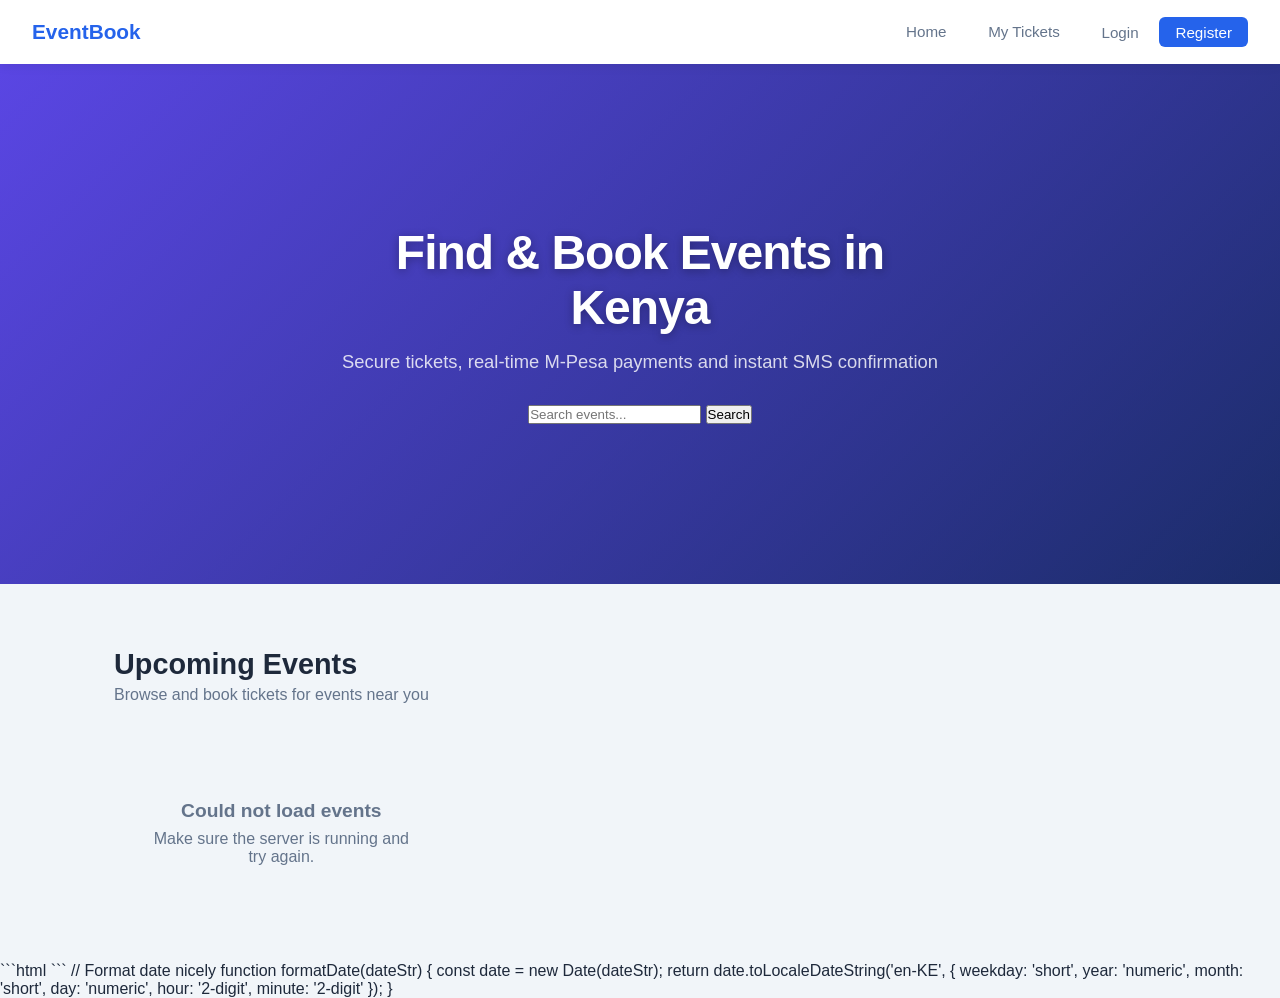
<file: frontend/index.html>
<!DOCTYPE html>
<html lang="en">
<head>
    <meta charset="UTF-8">
    <meta name="viewport" content="width=device-width, initial-scale=1.0">
    <title>EventBook Kenya</title>
    <link rel="stylesheet" href="css/style.css">
</head>
<body>

<!-- NAVBAR -->
<nav>
    <a href="index.html" class="nav-brand"> EventBook</a>
    <ul class="nav-links">
        <li><a href="index.html">Home</a></li>
        <li><a href="my-tickets.html">My Tickets</a></li>

        <!-- Shown when NOT logged in -->
        <li id="nav-auth" style="display:flex; gap:0.5rem;">
            <a href="login.html">Login</a>
            <a href="register.html" class="btn-nav">Register</a>
        </li>

        <!-- Shown when logged in -->
        <li id="nav-user" style="display:none; gap:0.5rem; align-items:center;">
            <a href="my-tickets.html" id="nav-username">Account</a>
            <a href="admin.html" id="nav-admin" style="display:none;">Admin</a>
            <a href="#" onclick="logout()" class="btn-nav">Logout</a>
        </li>
    </ul>
</nav>

<!-- HERO WITH SLIDESHOW -->
<div class="hero" id="hero">
    <div class="hero-slides" id="hero-slides"></div>
    <div class="hero-overlay"></div>
    <div class="hero-content">
        <h1>Find & Book Events in Kenya</h1>
        <p>Secure tickets, real-time M-Pesa payments and instant SMS confirmation</p>
        <div class="hero-search">
            <input type="text" id="search-input" placeholder="Search events...">
            <button onclick="searchEvents()">Search</button>
        </div>
    </div>
    <div class="hero-dots" id="hero-dots"></div>
</div>

<!-- EVENTS SECTION -->
<div class="container">
    <div class="page-header">
        <h2>Upcoming Events</h2>
        <p>Browse and book tickets for events near you</p>
    </div>

    <!-- Alert messages -->
    <div id="alert-container"></div>

    <!-- Events grid -->
    <div id="events-container" class="cards-grid">
        <div class="loading">Loading events...</div>
    </div>
</div>

<script src="js/api.js"></script>
```html
<script>
    let currentSlide = 0;
    let slideInterval = null;
    let eventImages = [];

    // Run when the page loads
    document.addEventListener('DOMContentLoaded', () => {
        updateNav();
        showAdminLink();
        loadEvents();

        const searchInput = document.getElementById('search-input');

        if (searchInput) {
            searchInput.addEventListener('keypress', (e) => {
                if (e.key === 'Enter') {
                    searchEvents();
                }
            });
        }
    });

    // Show admin link if user is an admin
    function showAdminLink() {
        const user = getUser();
        const adminLink = document.getElementById('nav-admin');

        if (adminLink && user && user.role === 'admin') {
            adminLink.style.display = 'inline-block';
        }
    }

    // Load events and display them
    async function loadEvents() {
        const container = document.getElementById('events-container');

        try {
            const response = await api.getEvents();

            if (!response.ok) {
                throw new Error('Failed to load events');
            }

            const events = await response.json();

            // Collect event images for the slideshow
            eventImages = events
                .filter(event => event.image_url)
                .map(event => ({
                    url: event.image_url,
                    title: event.title
                }));

            // Initialize the slideshow
            initSlideshow(eventImages);

            if (events.length === 0) {
                container.innerHTML = `
                    <div class="empty-state">
                        <h3>No events available</h3>
                        <p>Check back soon for upcoming events</p>
                    </div>`;
                return;
            }

            // Display event cards
            container.innerHTML = events.map(event => `
                <div class="card">
                    ${event.image_url
                        ? `<div style="height:200px; overflow:hidden;">
                            <img src="${event.image_url}"
                                 alt="${event.title}"
                                 style="width:100%; height:100%; object-fit:cover;
                                        transition:transform 0.3s;"
                                 onmouseover="this.style.transform='scale(1.05)'"
                                 onmouseout="this.style.transform='scale(1)'">
                           </div>`
                        : `<div style="height:200px;
                                      background:linear-gradient(135deg, var(--primary), var(--primary-dark));
                                      display:flex; align-items:center; justify-content:center;">
                            <span style="font-size:4rem;">🎟</span>
                           </div>`
                    }

                    <div class="card-body">
                        <div style="display:flex; justify-content:space-between;
                                    align-items:start; margin-bottom:0.5rem;">
                            <h3 class="card-title">${event.title}</h3>
                            <span class="badge badge-${event.status}">
                                ${event.status}
                            </span>
                        </div>

                        <p class="card-text">📍 ${event.venue}</p>
                        <p class="card-text">📅 ${formatDate(event.date)}</p>
                        <p class="card-text">🎟 ${event.available_tickets} tickets left</p>
                        <p class="card-price">KES ${event.ticket_price}</p>
                    </div>

                    <div class="card-footer">
                        ${event.is_sold_out
                            ? `<span class="badge badge-sold-out">Sold Out</span>`
                            : `<a href="event-detail.html?id=${event.id}"
                                  class="btn btn-primary">View & Book</a>`
                        }

                        <span style="font-size:0.8rem; color:var(--text-light);">
                            by ${event.organizer_name}
                        </span>
                    </div>
                </div>
            `).join('');

        } catch (error) {
            console.error('Error loading events:', error);

            container.innerHTML = `
                <div class="empty-state">
                    <h3>Could not load events</h3>
                    <p>Make sure the server is running and try again.</p>
                </div>`;
        }
    }

    // Initialize the hero slideshow
    function initSlideshow(images) {
        const slidesContainer = document.getElementById('hero-slides');
        const dotsContainer = document.getElementById('hero-dots');

        if (!slidesContainer || !dotsContainer) return;

        const slides = images.length > 0 ? images : [
            {
                url: null,
                title: 'EventBook Kenya',
                gradient: 'linear-gradient(135deg, #6C3CE1, #9B6DFF)'
            },
            {
                url: null,
                title: 'Book Tickets',
                gradient: 'linear-gradient(135deg, #FF6B35, #F7C59F)'
            },
            {
                url: null,
                title: 'Pay with M-Pesa',
                gradient: 'linear-gradient(135deg, #10B981, #6EE7B7)'
            }
        ];

        currentSlide = 0;

        // Create slideshow backgrounds
        slidesContainer.innerHTML = slides.map((slide, index) => `
            <div class="hero-slide ${index === 0 ? 'active' : ''}"
                 style="${slide.url
                     ? `background-image:url('${slide.url}')`
                     : `background:${slide.gradient}`
                 }">
            </div>
        `).join('');

        // Create slideshow dots
        dotsContainer.innerHTML = slides.map((slide, index) => `
            <div class="hero-dot ${index === 0 ? 'active' : ''}"
                 onclick="goToSlide(${index})"
                 role="button"
                 tabindex="0"
                 aria-label="Go to slide ${index + 1}">
            </div>
        `).join('');

        // Automatically change slides every 4 seconds
        if (slideInterval) {
            clearInterval(slideInterval);
        }

        slideInterval = setInterval(() => {
            nextSlide(slides.length);
        }, 4000);
    }

    // Move to the next slide
    function nextSlide(total) {
        if (total === 0) return;

        currentSlide = (currentSlide + 1) % total;
        updateSlide();
    }

    // Go to a selected slide
    function goToSlide(index) {
        const total = document.querySelectorAll('.hero-slide').length;

        if (total === 0 || index < 0 || index >= total) return;

        currentSlide = index;
        updateSlide();

        if (slideInterval) {
            clearInterval(slideInterval);
        }

        slideInterval = setInterval(() => {
            nextSlide(total);
        }, 4000);
    }

    // Update the active slide and dot
    function updateSlide() {
        const slides = document.querySelectorAll('.hero-slide');
        const dots = document.querySelectorAll('.hero-dot');

        slides.forEach((slide, index) => {
            slide.classList.toggle('active', index === currentSlide);
        });

        dots.forEach((dot, index) => {
            dot.classList.toggle('active', index === currentSlide);
        });
    }

    // Search event titles
    function searchEvents() {
        const searchInput = document.getElementById('search-input');
        const query = searchInput.value.trim().toLowerCase();
        const cards = document.querySelectorAll('#events-container .card');

        cards.forEach(card => {
            const title = card.querySelector('.card-title');

            if (title) {
                const text = title.textContent.toLowerCase();
                card.style.display = text.includes(query) ? '' : 'none';
            }
        });
    }

    // Format event dates
    function formatDate(dateStr) {
        const date = new Date(dateStr);

        return date.toLocaleDateString('en-KE', {
            weekday: 'short',
            year: 'numeric',
            month: 'short',
            day: 'numeric',
            hour: '2-digit',
            minute: '2-digit'
        });
    }
</script>
```
    // Format date nicely
    function formatDate(dateStr) {
        const date = new Date(dateStr);
        return date.toLocaleDateString('en-KE', {
            weekday: 'short',
            year: 'numeric',
            month: 'short',
            day: 'numeric',
            hour: '2-digit',
            minute: '2-digit'
        });
    }
</script>

</body>
</html>
</file>
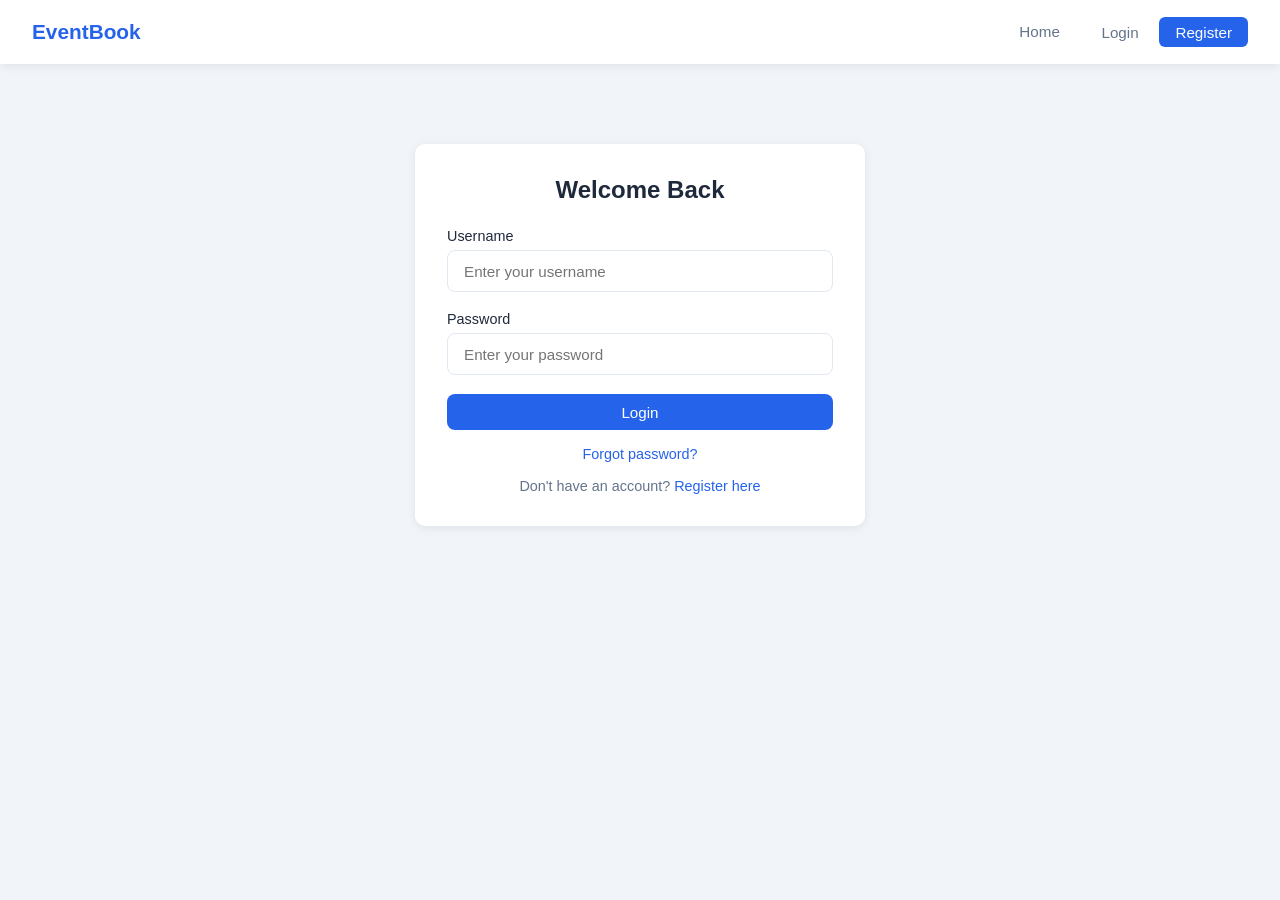
<file: frontend/admin.html>
<!DOCTYPE html>
<html lang="en">
<head>
    <meta charset="UTF-8">
    <meta name="viewport" content="width=device-width, initial-scale=1.0">
    <title>Admin Dashboard - EventBook Kenya</title>
    <link rel="stylesheet" href="css/style.css">
</head>
<body>

<!-- NAVBAR -->
<nav>
    <a href="index.html" class="nav-brand"> EventBook</a>
    <ul class="nav-links">
        <li><a href="index.html">Home</a></li>
        <li id="nav-auth" style="display:flex; gap:0.5rem;">
            <a href="login.html">Login</a>
            <a href="register.html" class="btn-nav">Register</a>
        </li>
        <li id="nav-user" style="display:none; gap:0.5rem; align-items:center;">
            <a href="my-tickets.html" id="nav-username">Account</a>
            <a href="admin.html">Admin</a>
            <a href="#" onclick="logout()" class="btn-nav">Logout</a>
        </li>
    </ul>
</nav>

<div class="container">
    <div class="page-header">
        <h2>Admin Dashboard</h2>
        <p>Manage events, tickets and notifications</p>
    </div>

    <div id="alert-container"></div>

    <!-- STATS ROW -->
    <div style="display:grid; grid-template-columns:repeat(auto-fill, minmax(200px,1fr));
                gap:1rem; margin-bottom:2rem;">
        <div style="background:white; padding:1.5rem; border-radius:10px;
                    box-shadow:var(--shadow); border-left:4px solid var(--primary);">
            <p style="color:var(--text-light); font-size:0.85rem;">Total Events</p>
            <h3 id="stat-events" style="font-size:2rem; color:var(--primary);">...</h3>
        </div>
        <div style="background:white; padding:1.5rem; border-radius:10px;
                    box-shadow:var(--shadow); border-left:4px solid var(--accent);">
            <p style="color:var(--text-light); font-size:0.85rem;">Total Tickets Sold</p>
            <h3 id="stat-tickets" style="font-size:2rem; color:var(--accent);">...</h3>
        </div>
        <div style="background:white; padding:1.5rem; border-radius:10px;
                    box-shadow:var(--shadow); border-left:4px solid var(--primary);">
            <p style="color:var(--text-light); font-size:0.85rem;">Total Revenue</p>
            <h3 id="stat-revenue" style="font-size:1.5rem; color:var(--primary);">...</h3>
        </div>
    </div>

    <!-- TWO COLUMN LAYOUT -->
    <div style="display:grid; grid-template-columns:1fr 1fr; gap:2rem;">

        <!-- CREATE EVENT FORM -->
        <div style="background:white; padding:2rem; border-radius:10px;
                    box-shadow:var(--shadow);">
            <h3 style="margin-bottom:1.5rem; font-size:1.2rem;">Create New Event</h3>
            <div id="event-form-alert"></div>

            <div class="form-group">
                <label>Event Title</label>
                <input type="text" id="ev-title" placeholder="e.g. Nairobi Jazz Night">
            </div>
            <div class="form-group">
                <label>Description</label>
                <textarea id="ev-desc" rows="3"
                    placeholder="Describe the event..."></textarea>
            </div>
            <div class="form-group">
                <label>Venue</label>
                <input type="text" id="ev-venue" placeholder="e.g. KICC, Nairobi">
            </div>
            <div class="form-group">
                <label>Date & Time</label>
                <input type="datetime-local" id="ev-date">
            </div>
            <div class="form-group">
                <label>Ticket Price (KES)</label>
                <input type="number" id="ev-price" placeholder="e.g. 500">
            </div>
            <div class="form-group">
                <label>Total Capacity</label>
                <input type="number" id="ev-capacity" placeholder="e.g. 200">
            </div>
            <div class="form-group">
                <label>Event Image</label>
                <input type="file" id="ev-image" accept="image/*"
                    style="width:100%; padding:0.7rem 1rem;
                           border:1.5px solid var(--border);
                           border-radius:8px; font-size:0.95rem;">
                <p style="font-size:0.8rem; color:var(--text-light); margin-top:0.3rem;">
                    Upload a photo for your event (JPG, PNG recommended)
                </p>
            </div>
            <button id="create-event-btn" class="btn btn-primary btn-full"
                onclick="submitCreateEvent()">
                Create Event
            </button>
        </div>

        <!-- RIGHT COLUMN -->
        <div style="display:flex; flex-direction:column; gap:2rem;">

            <!-- SEND EVENT UPDATE -->
            <div style="background:white; padding:2rem; border-radius:10px;
                        box-shadow:var(--shadow);">
                <h3 style="margin-bottom:1.5rem; font-size:1.2rem;">
                    Send SMS Update to Attendees
                </h3>
                <div id="sms-alert"></div>
                <div class="form-group">
                    <label>Select Event</label>
                    <select id="sms-event">
                        <option value="">Loading events...</option>
                    </select>
                </div>
                <div class="form-group">
                    <label>Message</label>
                    <textarea id="sms-message" rows="3"
                        placeholder="e.g. Venue has changed to..."></textarea>
                </div>
                <button class="btn btn-success btn-full" onclick="sendSmsUpdate()">
                    Send SMS to All Attendees
                </button>
            </div>

            <!-- VALIDATE TICKET -->
            <div style="background:white; padding:2rem; border-radius:10px;
                        box-shadow:var(--shadow);">
                <h3 style="margin-bottom:1.5rem; font-size:1.2rem;">
                    Validate Ticket at Entry
                </h3>
                <div id="validate-alert"></div>
                <div class="form-group">
                    <label>Ticket ID</label>
                    <input type="text" id="validate-ticket-id"
                        placeholder="Paste ticket UUID here">
                </div>
                <button class="btn btn-outline btn-full" onclick="validateTicket()">
                    Validate Ticket
                </button>
            </div>

        </div>
    </div>

    <!-- EVENTS LIST -->
    <div style="background:white; padding:2rem; border-radius:10px;
                box-shadow:var(--shadow); margin-top:2rem;">

        <div style="display:flex; justify-content:space-between;
                    align-items:center; margin-bottom:1rem;">
            <h3 style="font-size:1.2rem;">All Events</h3>
            <button class="btn btn-outline" onclick="exportCSV()">
                 Export to CSV
            </button>
        </div>

        <div id="admin-events-list">
            <div class="loading">Loading events...</div>
        </div>
    </div>

</div>

<script src="js/api.js"></script>
<script>
    document.addEventListener('DOMContentLoaded', () => {
        updateNav();

        if (!isLoggedIn()) {
            window.location.href = 'login.html';
            return;
        }
        const user = getUser();
        if (user.role !== 'admin') {
            window.location.href = 'index.html';
            return;
        }

        loadDashboard();
    });

    async function loadDashboard() {
        await loadEvents();
    }

    async function loadEvents() {
        try {
            const response = await api.getEvents();
            const events = await response.json();

            // Update stats
            document.getElementById('stat-events').textContent = events.length;

            const totalSold = events.reduce((sum, e) =>
                sum + (e.total_capacity - e.available_tickets), 0);
            document.getElementById('stat-tickets').textContent = totalSold;

            const totalRevenue = events.reduce((sum, e) =>
                sum + ((e.total_capacity - e.available_tickets) * e.ticket_price), 0);
            document.getElementById('stat-revenue').textContent =
                `KES ${totalRevenue.toLocaleString()}`;

            // Populate SMS dropdown
            const select = document.getElementById('sms-event');
            select.innerHTML = events.map(e =>
                `<option value="${e.id}">${e.title}</option>`
            ).join('');

            // Populate events table
            const list = document.getElementById('admin-events-list');
            if (events.length === 0) {
                list.innerHTML = `<p style="color:var(--text-light);">
                    No events yet. Create one above.</p>`;
                return;
            }

            list.innerHTML = `
                <div style="overflow-x:auto;">
                <table style="width:100%; border-collapse:collapse;">
                    <thead>
                        <tr style="border-bottom:2px solid var(--border);
                                   text-align:left;">
                            <th style="padding:0.8rem; font-size:0.85rem;
                                       color:var(--text-light);">TITLE</th>
                            <th style="padding:0.8rem; font-size:0.85rem;
                                       color:var(--text-light);">DATE</th>
                            <th style="padding:0.8rem; font-size:0.85rem;
                                       color:var(--text-light);">VENUE</th>
                            <th style="padding:0.8rem; font-size:0.85rem;
                                       color:var(--text-light);">PRICE</th>
                            <th style="padding:0.8rem; font-size:0.85rem;
                                       color:var(--text-light);">TICKETS SOLD</th>
                            <th style="padding:0.8rem; font-size:0.85rem;
                                       color:var(--text-light);">TICKETS LEFT</th>
                            <th style="padding:0.8rem; font-size:0.85rem;
                                       color:var(--text-light);">REVENUE</th>
                            <th style="padding:0.8rem; font-size:0.85rem;
                                       color:var(--text-light);">STATUS</th>
                        </tr>
                    </thead>
                    <tbody>
                        ${events.map(e => {
                            const sold = e.total_capacity - e.available_tickets;
                            const revenue = sold * e.ticket_price;
                            return `
                            <tr style="border-bottom:1px solid var(--border);">
                                <td style="padding:0.8rem; font-weight:500;">
                                    ${e.title}</td>
                                <td style="padding:0.8rem; font-size:0.85rem;
                                           color:var(--text-light);">
                                    ${formatDate(e.date)}</td>
                                <td style="padding:0.8rem; font-size:0.85rem;
                                           color:var(--text-light);">
                                    ${e.venue}</td>
                                <td style="padding:0.8rem; font-weight:600;
                                           color:var(--primary);">
                                    KES ${e.ticket_price}</td>
                                <td style="padding:0.8rem; font-weight:600;
                                           color:var(--accent);">
                                    ${sold}</td>
                                <td style="padding:0.8rem;">
                                    ${e.available_tickets}</td>
                                <td style="padding:0.8rem; font-weight:600;
                                           color:var(--primary);">
                                    KES ${revenue.toLocaleString()}</td>
                                <td style="padding:0.8rem;">
                                    <span class="badge badge-${e.status}">
                                        ${e.status}
                                    </span>
                                </td>
                            </tr>`;
                        }).join('')}
                    </tbody>
                </table>
                </div>`;

        } catch (error) {
            showAlert('alert-container', 'Could not load events.', 'error');
        }
    }

    async function submitCreateEvent() {
        const title    = document.getElementById('ev-title').value.trim();
        const desc     = document.getElementById('ev-desc').value.trim();
        const venue    = document.getElementById('ev-venue').value.trim();
        const date     = document.getElementById('ev-date').value;
        const price    = document.getElementById('ev-price').value;
        const capacity = document.getElementById('ev-capacity').value;

        if (!title || !desc || !venue || !date || !price || !capacity) {
            showAlert('event-form-alert', 'Please fill in all fields.', 'error');
            return;
        }

        const btn = document.getElementById('create-event-btn');
        btn.textContent = 'Creating...';
        btn.disabled = true;

        try {
            const response = await api.createEvent({
                title, description: desc, venue,
                date: new Date(date).toISOString(),
                ticket_price: price,
                total_capacity: parseInt(capacity)
            });

            const data = await response.json();

            if (response.ok) {
                showAlert('event-form-alert', 'Event created successfully!', 'success');
                ['ev-title','ev-desc','ev-venue','ev-date',
                 'ev-price','ev-capacity'].forEach(id => {
                    document.getElementById(id).value = '';
                });
                loadDashboard();
            } else {
                const error = Object.values(data)[0];
                showAlert('event-form-alert',
                    Array.isArray(error) ? error[0] : error, 'error');
            }

        } catch (error) {
            showAlert('event-form-alert', 'Server error. Try again.', 'error');
        }

        btn.textContent = 'Create Event';
        btn.disabled = false;
    }

    async function sendSmsUpdate() {
        const eventId = document.getElementById('sms-event').value;
        const message = document.getElementById('sms-message').value.trim();

        if (!message) {
            showAlert('sms-alert', 'Please enter a message.', 'error');
            return;
        }

        const btn = document.querySelector('.btn-success');
        btn.textContent = 'Sending...';
        btn.disabled = true;

        try {
            const response = await api.sendEventUpdate({
                event_id: eventId,
                message: message
            });

            const data = await response.json();

            if (response.ok) {
                showAlert('sms-alert', data.message, 'success');
                document.getElementById('sms-message').value = '';
            } else {
                showAlert('sms-alert', data.error || 'Failed to send.', 'error');
            }

        } catch (error) {
            showAlert('sms-alert', 'Server error. Try again.', 'error');
        }

        btn.textContent = 'Send SMS to All Attendees';
        btn.disabled = false;
    }

    async function validateTicket() {
        const ticketId = document.getElementById('validate-ticket-id').value.trim();

        if (!ticketId) {
            showAlert('validate-alert', 'Please enter a ticket ID.', 'error');
            return;
        }

        const btn = document.querySelector('.btn-outline');
        btn.textContent = 'Validating...';
        btn.disabled = true;

        try {
            const response = await fetch(`${API_BASE}/tickets/validate/`, {
                method: 'POST',
                headers: {
                    'Content-Type': 'application/json',
                    'Authorization': `Bearer ${getToken()}`
                },
                body: JSON.stringify({ ticket_id: ticketId })
            });

            const data = await response.json();

            if (response.ok && data.valid) {
                showAlert('validate-alert',
                    `✓ Valid ticket! Attendee: ${data.attendee} — ${data.event}`,
                    'success');
                document.getElementById('validate-ticket-id').value = '';
            } else {
                showAlert('validate-alert',
                    data.message || 'Invalid ticket.', 'error');
            }

        } catch (error) {
            showAlert('validate-alert', 'Server error. Try again.', 'error');
        }

        btn.textContent = 'Validate Ticket';
        btn.disabled = false;
    }

    async function exportCSV() {
        try {
            const response = await api.getEvents();
            const events = await response.json();

            let csv = 'Event Title,Date,Venue,Ticket Price,Capacity,Tickets Sold,Tickets Left,Revenue,Status\n';

            events.forEach(e => {
                const sold = e.total_capacity - e.available_tickets;
                const revenue = sold * e.ticket_price;
                csv += `"${e.title}","${formatDate(e.date)}","${e.venue}",`;
                csv += `"KES ${e.ticket_price}","${e.total_capacity}",`;
                csv += `"${sold}","${e.available_tickets}",`;
                csv += `"KES ${revenue}","${e.status}"\n`;
            });

            const blob = new Blob([csv], { type: 'text/csv' });
            const url = window.URL.createObjectURL(blob);
            const a = document.createElement('a');
            a.href = url;
            a.download = 'EventBook_Report.csv';
            a.click();
            window.URL.revokeObjectURL(url);

            showAlert('alert-container',
                'Report downloaded successfully!', 'success');

        } catch (error) {
            showAlert('alert-container', 'Could not generate report.', 'error');
        }
    }

    function formatDate(dateStr) {
        const date = new Date(dateStr);
        return date.toLocaleDateString('en-KE', {
            year: 'numeric', month: 'short',
            day: 'numeric', hour: '2-digit', minute: '2-digit'
        });
    }
</script>

</body>
</html>
</file>
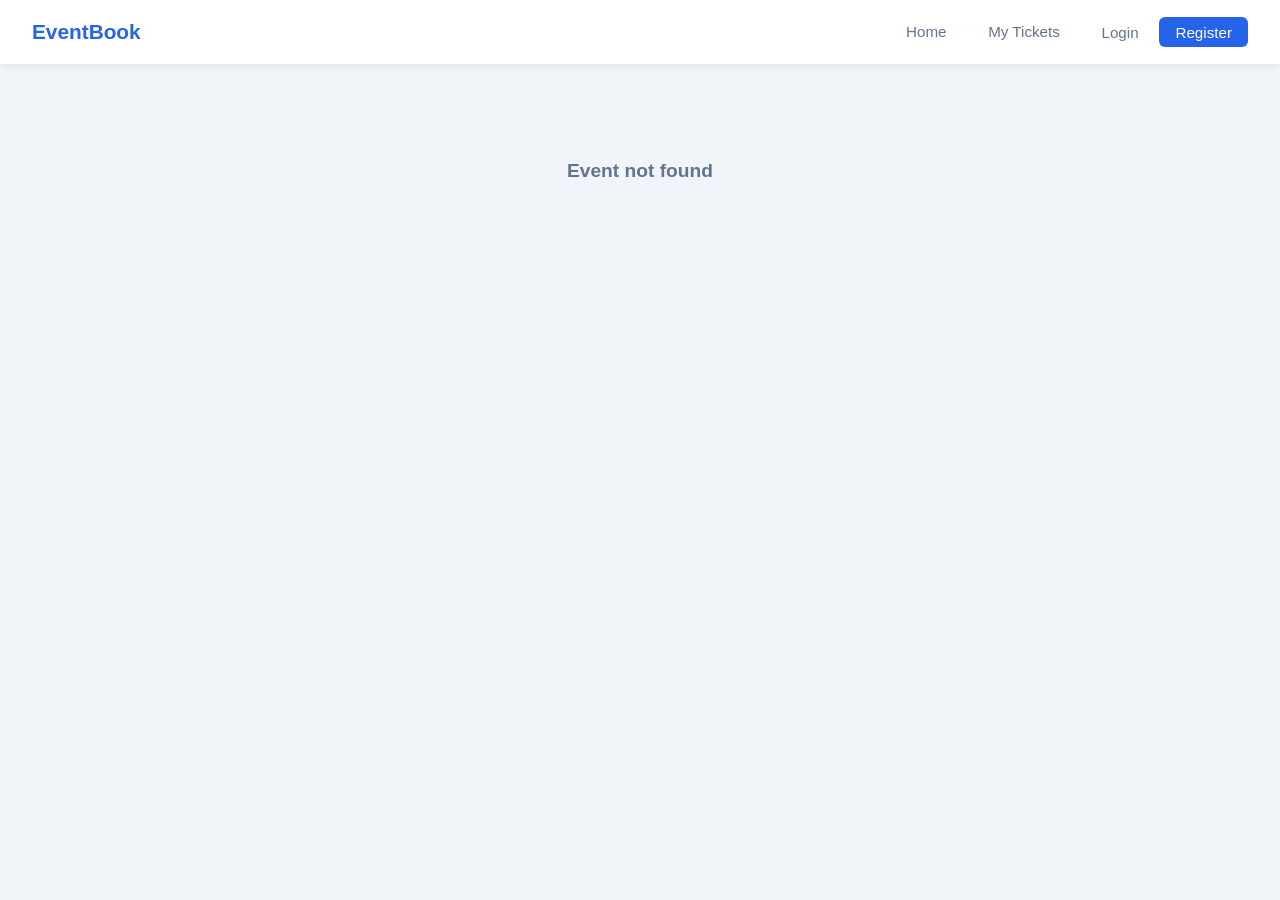
<file: frontend/event-detail.html>
<!DOCTYPE html>
<html lang="en">
<head>
    <meta charset="UTF-8">
    <meta name="viewport" content="width=device-width, initial-scale=1.0">
    <title>Event Details - EventBook Kenya</title>
    <link rel="stylesheet" href="css/style.css">
</head>
<body>

<!-- NAVBAR -->
<nav>
    <a href="index.html" class="nav-brand"> EventBook</a>
    <ul class="nav-links">
        <li><a href="index.html">Home</a></li>
        <li><a href="my-tickets.html">My Tickets</a></li>
        <li id="nav-auth" style="display:flex; gap:0.5rem;">
            <a href="login.html">Login</a>
            <a href="register.html" class="btn-nav">Register</a>
        </li>
        <li id="nav-user" style="display:none; gap:0.5rem; align-items:center;">
            <a href="my-tickets.html" id="nav-username">Account</a>
            <a href="admin.html" id="nav-admin" style="display:none;">Admin</a>
            <a href="#" onclick="logout()" class="btn-nav">Logout</a>
        </li>
    </ul>
</nav>

<!-- EVENT DETAIL -->
<div class="container">
    <div id="alert-container"></div>
    <div id="event-container">
        <div class="loading">Loading event...</div>
    </div>
</div>

<!-- PAYMENT MODAL -->
<div id="payment-modal" style="display:none; position:fixed; top:0; left:0;
     width:100%; height:100%; background:rgba(0, 0, 0, 0.5); z-index:200;
     justify-content:center; align-items:center;">
    <div style="background:rgb(255, 255, 255); border-radius:12px; padding:2rem;
                width:90%; max-width:400px;">
        <h3 style="margin-bottom:1rem;">Complete Payment</h3>
        <div id="modal-alert"></div>
        <p style="color:var(--text-light); margin-bottom:1rem; font-size:0.9rem;">
            Enter your M-Pesa number to receive the payment prompt
        </p>
        <div class="form-group">
            <label>M-Pesa Phone Number</label>
            <input type="text" id="mpesa-phone" placeholder="e.g. 0712345678">
        </div>
        <p id="modal-amount" style="font-weight:700; color:var(--primary);
           margin-bottom:1rem;"></p>
        <div style="display:flex; gap:1rem;">
            <button class="btn btn-primary" style="flex:1" onclick="submitPayment()">
                Pay Now
            </button>
            <button class="btn btn-outline" style="flex:1" onclick="closeModal()">
                Pay Later
            </button>
        </div>
    </div>
</div>

<script src="js/api.js"></script>
<script>
    let currentTicketId = null;
    let currentEventPrice = 0;
    let currentQuantity = 1;
    let currentTotalAmount = 0;

    document.addEventListener('DOMContentLoaded', () => {
        updateNav();
        showAdminLink();
        loadEvent();
    });

    function showAdminLink() {
        const user = getUser();
        const adminLink = document.getElementById('nav-admin');
        if (adminLink && user.role === 'admin') {
            adminLink.style.display = 'inline-block';
        }
    }

    function getEventId() {
        const params = new URLSearchParams(window.location.search);
        return params.get('id');
    }

    async function loadEvent() {
        const eventId = getEventId();
        const container = document.getElementById('event-container');

        if (!eventId) {
            container.innerHTML = `
                <div class="empty-state">
                    <h3>Event not found</h3>
                </div>`;
            return;
        }

        try {
            const response = await api.getEvent(eventId);
            const event = await response.json();

            container.innerHTML = `
                <div style="margin-bottom:1rem;">
                    <a href="index.html" style="color:var(--primary);
                       text-decoration:none;">← Back to Events</a>
                </div>

                <div class="card" style="max-width:700px; margin:0 auto;">
                    <div class="card-body">
                        <div style="display:flex; justify-content:space-between;
                                    align-items:start; margin-bottom:1rem;">
                            <h2 style="font-size:1.6rem;">${event.title}</h2>
                            <span class="badge badge-${event.status}">
                                ${event.status}
                            </span>
                        </div>

                        <p style="color:var(--text-light); margin-bottom:1.5rem;
                                  line-height:1.6;">
                            ${event.description}
                        </p>

                        <div style="display:grid; grid-template-columns:1fr 1fr;
                                    gap:1rem; margin-bottom:1.5rem;">
                            <div style="background:var(--secondary); padding:1rem;
                                        border-radius:8px;">
                                <p style="font-size:0.8rem; color:var(--text-light);">
                                    DATE & TIME
                                </p>
                                <p style="font-weight:600; margin-top:0.3rem;">
                                     ${formatDate(event.date)}
                                </p>
                            </div>
                            <div style="background:var(--secondary); padding:1rem;
                                        border-radius:8px;">
                                <p style="font-size:0.8rem; color:var(--text-light);">
                                    VENUE
                                </p>
                                <p style="font-weight:600; margin-top:0.3rem;">
                                     ${event.venue}
                                </p>
                            </div>
                            <div style="background:var(--secondary); padding:1rem;
                                        border-radius:8px;">
                                <p style="font-size:0.8rem; color:var(--text-light);">
                                    TICKET PRICE
                                </p>
                                <p style="font-weight:600; margin-top:0.3rem;
                                          color:var(--primary);">
                                     KES ${event.ticket_price} per ticket
                                </p>
                            </div>
                            <div style="background:var(--secondary); padding:1rem;
                                        border-radius:8px;">
                                <p style="font-size:0.8rem; color:var(--text-light);">
                                    AVAILABLE TICKETS
                                </p>
                                <p style="font-weight:600; margin-top:0.3rem;">
                                     ${event.available_tickets} left
                                </p>
                            </div>
                        </div>

                        <p style="font-size:0.85rem; color:var(--text-light);
                                  margin-bottom:1.5rem;">
                            Organised by <strong>${event.organizer_name}</strong>
                        </p>

                        ${getBookingButton(event)}
                    </div>
                </div>
            `;

            currentEventPrice = parseFloat(event.ticket_price);

        } catch (error) {
            container.innerHTML = `
                <div class="empty-state">
                    <h3>Could not load event</h3>
                    <p>Make sure the server is running</p>
                </div>`;
        }
    }

    function getBookingButton(event) {
        if (event.is_sold_out) {
            return `<button class="btn btn-danger btn-full" disabled>
                        Sold Out
                    </button>`;
        }
        if (!isLoggedIn()) {
            return `<a href="login.html" class="btn btn-primary btn-full">
                        Login to Book Ticket
                    </a>`;
        }
        return `
            <div style="margin-bottom:1rem;">
                <label style="font-weight:500; margin-bottom:0.5rem; display:block;">
                    Number of Tickets
                </label>
                <div style="display:flex; align-items:center; gap:1rem;">
                    <input type="number" id="ticket-quantity"
                        value="1" min="1" max="10"
                        onchange="updateTotal(${event.ticket_price})"
                        style="width:80px; padding:0.5rem;
                               border:1.5px solid var(--border);
                               border-radius:8px; font-size:1rem;
                               text-align:center;">
                    <span style="color:var(--text-light); font-size:0.9rem;">
                        Max 10 per booking
                    </span>
                </div>
                <p id="total-amount" style="margin-top:0.5rem; font-weight:600;
                   color:var(--primary);">
                    Total: KES ${event.ticket_price}
                </p>
            </div>
            <button id="book-btn" class="btn btn-success btn-full"
                onclick="bookTicket(${event.id}, ${event.ticket_price})">
                 Book Ticket — KES ${event.ticket_price} each
            </button>`;
    }

    function updateTotal(price) {
        const quantity = parseInt(document.getElementById('ticket-quantity').value);
        const total = price * quantity;
        document.getElementById('total-amount').textContent =
            `Total: KES ${total}`;
    }

    async function bookTicket(eventId, ticketPrice) {
        const quantity = parseInt(document.getElementById('ticket-quantity').value);
        const totalAmount = ticketPrice * quantity;

        const btn = document.getElementById('book-btn');
        btn.textContent = 'Booking...';
        btn.disabled = true;

        try {
            const response = await fetch(`${API_BASE}/tickets/book/`, {
                method: 'POST',
                headers: {
                    'Content-Type': 'application/json',
                    'Authorization': `Bearer ${getToken()}`
                },
                body: JSON.stringify({
                    event_id: eventId,
                    quantity: quantity
                })
            });

            const data = await response.json();

            if (response.ok) {
                // Store values for payment
                currentTicketId = data.tickets[0].id;
                currentQuantity = quantity;
                currentTotalAmount = parseFloat(data.total_amount) || totalAmount;

                showAlert('alert-container',
                    `${quantity} ticket(s) booked successfully! Complete payment below.`,
                    'success');

                openModal();
                btn.textContent = ` ${quantity} Ticket(s) Booked`;

            } else {
                const error = data.error || 'Could not book ticket.';
                showAlert('alert-container', error, 'error');
                btn.textContent = ` Book Ticket — KES ${ticketPrice} each`;
                btn.disabled = false;
            }

        } catch (error) {
            showAlert('alert-container', 'Server error. Try again.', 'error');
            btn.textContent = ` Book Ticket — KES ${ticketPrice} each`;
            btn.disabled = false;
        }
    }

    function openModal() {
        const displayAmount = currentTotalAmount || currentEventPrice;
        const displayQuantity = currentQuantity || 1;
        document.getElementById('modal-amount').textContent =
            `Total amount: KES ${displayAmount} for ${displayQuantity} ticket(s)`;
        document.getElementById('payment-modal').style.display = 'flex';
    }

    function closeModal() {
        document.getElementById('payment-modal').style.display = 'none';
    }

    async function submitPayment() {
        const phone = document.getElementById('mpesa-phone').value.trim();

        if (!phone) {
            showAlert('modal-alert', 'Please enter your M-Pesa number.', 'error');
            return;
        }

        const btn = document.querySelector('#payment-modal .btn-primary');
        btn.textContent = 'Processing...';
        btn.disabled = true;

        try {
            const response = await fetch(`${API_BASE}/payments/initiate/`, {
                method: 'POST',
                headers: {
                    'Content-Type': 'application/json',
                    'Authorization': `Bearer ${getToken()}`
                },
                body: JSON.stringify({
                    ticket_id: currentTicketId,
                    phone_number: phone,
                    amount: currentTotalAmount
                })
            });

            const data = await response.json();

            if (response.ok) {
                closeModal();
                showAlert('alert-container',
                    'M-Pesa prompt sent! Check your phone and enter your PIN.',
                    'success');
            } else {
                showAlert('modal-alert',
                    data.error || 'Payment failed. Try again.', 'error');
                btn.textContent = 'Pay Now';
                btn.disabled = false;
            }

        } catch (error) {
            showAlert('modal-alert', 'Server error. Try again.', 'error');
            btn.textContent = 'Pay Now';
            btn.disabled = false;
        }
    }

    function formatDate(dateStr) {
        const date = new Date(dateStr);
        return date.toLocaleDateString('en-KE', {
            weekday: 'short',
            year: 'numeric',
            month: 'short',
            day: 'numeric',
            hour: '2-digit',
            minute: '2-digit'
        });
    }
</script>

</body>
</html>
</file>
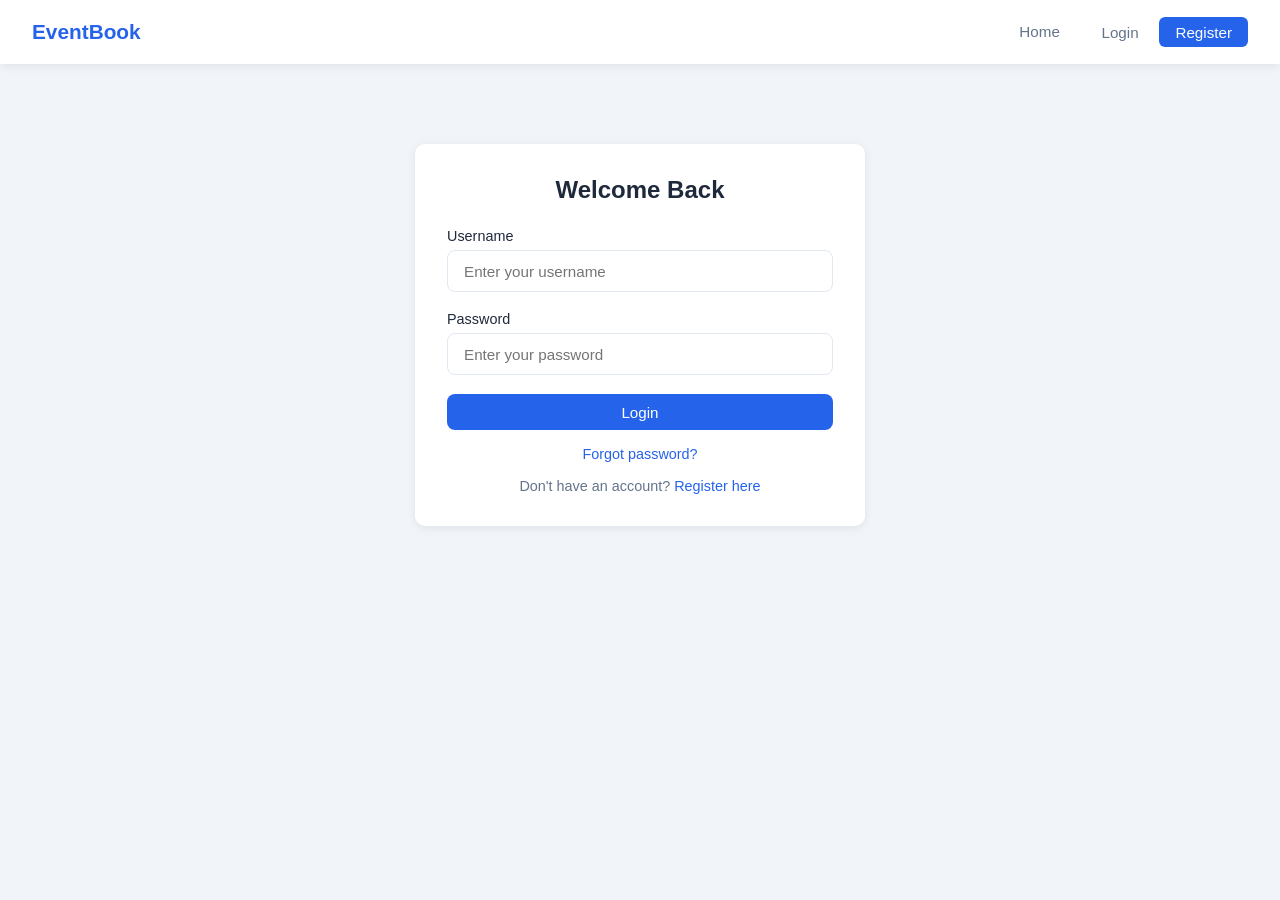
<file: frontend/my-tickets.html>
<!DOCTYPE html>
<html lang="en">
<head>
    <meta charset="UTF-8">
    <meta name="viewport" content="width=device-width, initial-scale=1.0">
    <title>My Tickets - EventBook Kenya</title>
    <link rel="stylesheet" href="css/style.css">
</head>
<body>

<!-- NAVBAR -->
<nav>
    <a href="index.html" class="nav-brand"> EventBook</a>
    <ul class="nav-links">
        <li><a href="index.html">Home</a></li>
        <li><a href="my-tickets.html">My Tickets</a></li>
        <li id="nav-auth" style="display:flex; gap:0.5rem;">
            <a href="login.html">Login</a>
            <a href="register.html" class="btn-nav">Register</a>
        </li>
        <li id="nav-user" style="display:none; gap:0.5rem; align-items:center;">
            <a href="my-tickets.html" id="nav-username">Account</a>
            <a href="admin.html" id="nav-admin" style="display:none;">Admin</a>
            <a href="#" onclick="logout()" class="btn-nav">Logout</a>
        </li>
    </ul>
</nav>

<!-- TICKETS SECTION -->
<div class="container">
    <div class="page-header">
        <h2>My Tickets</h2>
        <p>All your booked event tickets</p>
    </div>

    <div id="alert-container"></div>
    <div id="tickets-container">
        <div class="loading">Loading your tickets...</div>
    </div>
</div>

<!-- QR CODE MODAL -->
<div id="qr-modal" style="display:none; position:fixed; top:0; left:0; 
     width:100%; height:100%; background:rgba(0,0,0,0.6); z-index:200;
     justify-content:center; align-items:center;">
    <div style="background:white; border-radius:12px; padding:2rem;
                width:90%; max-width:380px; text-align:center;">
        <h3 style="margin-bottom:0.5rem;">Your Ticket QR Code</h3>
        <p style="color:var(--text-light); font-size:0.85rem; margin-bottom:1rem;">
            Show this at the entrance
        </p>
        <img id="qr-image" src="" alt="QR Code"
             style="width:220px; height:220px; border:1px solid var(--border);
                    border-radius:8px; margin-bottom:1rem;">
        <p id="qr-ticket-id"
           style="font-size:0.75rem; color:var(--text-light);
                  word-break:break-all; margin-bottom:1.5rem;"></p>
        <button class="btn btn-primary btn-full" onclick="closeQrModal()">
            Close
        </button>
    </div>
</div>

<script src="js/api.js"></script>
<script>
    document.addEventListener('DOMContentLoaded', () => {
        updateNav();
        showAdminLink();

        // Redirect to login if not logged in
        if (!isLoggedIn()) {
            window.location.href = 'login.html';
            return;
        }
        loadTickets();
    });

    function showAdminLink() {
        const user = getUser();
        const adminLink = document.getElementById('nav-admin');
        if (adminLink && user.role === 'admin') {
            adminLink.style.display = 'inline-block';
        }
    }

    async function loadTickets() {
        const container = document.getElementById('tickets-container');

        try {
            const response = await api.getMyTickets();
            const tickets = await response.json();

            if (tickets.length === 0) {
                container.innerHTML = `
                    <div class="empty-state">
                        <h3>No tickets yet</h3>
                        <p>Browse events and book your first ticket</p>
                        <br>
                        <a href="index.html" class="btn btn-primary">Browse Events</a>
                    </div>`;
                return;
            }

            container.innerHTML = tickets.map(ticket => `
                <div class="ticket-card">
                    <div style="flex:1;">
                        <h3>${ticket.event_title}</h3>
                        <p> ${formatDate(ticket.event_date)}</p>
                        <p> ${ticket.event_venue}</p>
                        <p>
                            Status:
                            <span class="badge ${getStatusBadge(ticket.status)}">
                                ${ticket.status}
                            </span>
                        </p>
                        <p class="ticket-id">Ticket ID: ${ticket.ticket_id}</p>
                    </div>
                    <div style="display:flex; flex-direction:column; gap:0.5rem;">
                        ${ticket.qr_code ? `
                            <button class="btn btn-primary"
                                onclick="showQrCode('${ticket.qr_code}', '${ticket.ticket_id}')">
                                View QR Code
                            </button>` : ''
                        }
                        ${getPaymentButton(ticket)}
                    </div>
                </div>
            `).join('');

        } catch (error) {
            container.innerHTML = `
                <div class="empty-state">
                    <h3>Could not load tickets</h3>
                    <p>Make sure the server is running</p>
                </div>`;
        }
    }

    function getStatusBadge(status) {
        const badges = {
            'active':    'badge-upcoming',
            'used':      'badge-ongoing',
            'cancelled': 'badge-sold-out'
        };
        return badges[status] || 'badge-upcoming';
    }

    function getPaymentButton(ticket) {
    if (ticket.status === 'used') {
        return `<span class="badge badge-ongoing">✓ Used</span>`;
    }
    if (!ticket.payment_status || ticket.payment_status !== 'completed') {
        return `<button class="btn btn-success"
                    onclick="openPaymentModal(${ticket.id})">
                    Pay Now
                </button>`;
    }
    return `<span class="badge badge-ongoing">✓ Paid</span>`;
    }

    async function openPaymentModal(ticketId) {
        const phone = prompt('Enter your M-Pesa phone number (e.g. 0712345678):');

        if (!phone) {
            showAlert('alert-container', 'Please enter a phone number.', 'error');
            return;
        }

        if (phone.length < 10) {
            showAlert('alert-container', 'Please enter a valid phone number.', 'error');
            return;
        }

        showAlert('alert-container', 'Initiating payment...', 'info');

        try {
            const response = await api.initiatePayment({
                ticket_id: ticketId,
                phone_number: phone
            });

            const data = await response.json();

            if (response.ok) {
                showAlert('alert-container',
                    'M-Pesa prompt sent! Check your phone and enter your PIN.',
                    'success');
            } else {
                showAlert('alert-container',
                    data.error || 'Payment failed. Try again.', 'error');
            }

        } catch (error) {
            showAlert('alert-container', 'Server error. Try again.', 'error');
        }
    }

    // QR Code modal
    function showQrCode(qrUrl, ticketId) {
        document.getElementById('qr-image').src = qrUrl;
        document.getElementById('qr-ticket-id').textContent = `Ticket ID: ${ticketId}`;
        document.getElementById('qr-modal').style.display = 'flex';
    }

    function closeQrModal() {
        document.getElementById('qr-modal').style.display = 'none';
    }

    function formatDate(dateStr) {
        const date = new Date(dateStr);
        return date.toLocaleDateString('en-KE', {
            weekday: 'short',
            year: 'numeric',
            month: 'short',
            day: 'numeric',
            hour: '2-digit',
            minute: '2-digit'
        });
    }
</script>

</body>
</html>
</file>
<file: frontend/css/style.css>
* {
    margin: 0;
    padding: 0;
    box-sizing: border-box;
}

:root {
    --primary: #2563eb;
    --primary-dark: #1d4ed8;
    --secondary: #f8fafc;
    --accent: #16a34a;
    --danger: #dc2626;
    --text: #1e293b;
    --text-light: #64748b;
    --border: #e2e8f0;
    --white: #ffffff;
    --shadow: 0 2px 10px rgba(0,0,0,0.08);
    --radius: 10px;
}

body {
    font-family: 'Segoe UI', sans-serif;
    background: #f1f5f9;
    color: var(--text);
    min-height: 100vh;
}

/* NAVBAR */
nav {
    background: var(--white);
    padding: 0 2rem;
    height: 64px;
    display: flex;
    align-items: center;
    justify-content: space-between;
    box-shadow: var(--shadow);
    position: sticky;
    top: 0;
    z-index: 100;
}

.nav-brand {
    font-size: 1.3rem;
    font-weight: 700;
    color: var(--primary);
    text-decoration: none;
}

.nav-links {
    display: flex;
    gap: 1rem;
    align-items: center;
    list-style: none;
}

.nav-links a {
    text-decoration: none;
    color: var(--text-light);
    font-size: 0.95rem;
    padding: 0.4rem 0.8rem;
    border-radius: 6px;
    transition: all 0.2s;
}

.nav-links a:hover {
    background: var(--secondary);
    color: var(--primary);
}

.nav-links .btn-nav {
    background: var(--primary);
    color: var(--white) !important;
    padding: 0.4rem 1rem;
}

.nav-links .btn-nav:hover {
    background: var(--primary-dark) !important;
    color: var(--white) !important;
}

/* CONTAINER */
.container {
    max-width: 1100px;
    margin: 0 auto;
    padding: 2rem 1.5rem;
}

/* HERO */
.hero {
    background: linear-gradient(135deg, var(--primary), var(--primary-dark));
    color: var(--white);
    padding: 4rem 2rem;
    text-align: center;
    margin-bottom: 2rem;
}

.hero h1 {
    font-size: 2.5rem;
    margin-bottom: 0.8rem;
}

.hero p {
    font-size: 1.1rem;
    opacity: 0.9;
}

/* CARDS */
.cards-grid {
    display: grid;
    grid-template-columns: repeat(auto-fill, minmax(300px, 1fr));
    gap: 1.5rem;
}

.card {
    background: var(--white);
    border-radius: var(--radius);
    box-shadow: var(--shadow);
    overflow: hidden;
    transition: transform 0.2s, box-shadow 0.2s;
}

.card:hover {
    transform: translateY(-3px);
    box-shadow: 0 8px 24px rgba(0,0,0,0.12);
}

.card-body {
    padding: 1.5rem;
}

.card-title {
    font-size: 1.15rem;
    font-weight: 600;
    margin-bottom: 0.5rem;
    color: var(--text);
}

.card-text {
    color: var(--text-light);
    font-size: 0.9rem;
    margin-bottom: 0.4rem;
}

.card-price {
    font-size: 1.2rem;
    font-weight: 700;
    color: var(--primary);
    margin: 0.8rem 0;
}

.card-footer {
    padding: 1rem 1.5rem;
    border-top: 1px solid var(--border);
    display: flex;
    justify-content: space-between;
    align-items: center;
}

/* BADGES */
.badge {
    padding: 0.25rem 0.7rem;
    border-radius: 20px;
    font-size: 0.78rem;
    font-weight: 600;
}

.badge-upcoming { background: #dbeafe; color: #1d4ed8; }
.badge-ongoing  { background: #dcfce7; color: #16a34a; }
.badge-sold-out { background: #fee2e2; color: #dc2626; }

/* BUTTONS */
.btn {
    display: inline-block;
    padding: 0.6rem 1.4rem;
    border-radius: 8px;
    font-size: 0.95rem;
    font-weight: 500;
    cursor: pointer;
    border: none;
    text-decoration: none;
    transition: all 0.2s;
    text-align: center;
}

.btn-primary {
    background: var(--primary);
    color: var(--white);
}

.btn-primary:hover { background: var(--primary-dark); }

.btn-success {
    background: var(--accent);
    color: var(--white);
}

.btn-success:hover { background: #15803d; }

.btn-danger {
    background: var(--danger);
    color: var(--white);
}

.btn-outline {
    background: transparent;
    border: 2px solid var(--primary);
    color: var(--primary);
}

.btn-outline:hover {
    background: var(--primary);
    color: var(--white);
}

.btn-full { width: 100%; }

/* FORMS */
.form-card {
    background: var(--white);
    border-radius: var(--radius);
    box-shadow: var(--shadow);
    padding: 2rem;
    max-width: 450px;
    margin: 3rem auto;
}

.form-title {
    font-size: 1.5rem;
    font-weight: 700;
    margin-bottom: 1.5rem;
    text-align: center;
    color: var(--text);
}

.form-group {
    margin-bottom: 1.2rem;
}

.form-group label {
    display: block;
    font-size: 0.9rem;
    font-weight: 500;
    margin-bottom: 0.4rem;
    color: var(--text);
}

.form-group input,
.form-group textarea,
.form-group select {
    width: 100%;
    padding: 0.7rem 1rem;
    border: 1.5px solid var(--border);
    border-radius: 8px;
    font-size: 0.95rem;
    transition: border-color 0.2s;
    outline: none;
}

.form-group input:focus,
.form-group textarea:focus,
.form-group select:focus {
    border-color: var(--primary);
}

.form-footer {
    text-align: center;
    margin-top: 1rem;
    font-size: 0.9rem;
    color: var(--text-light);
}

.form-footer a {
    color: var(--primary);
    text-decoration: none;
    font-weight: 500;
}

/* ALERTS */
.alert {
    padding: 0.8rem 1rem;
    border-radius: 8px;
    margin-bottom: 1rem;
    font-size: 0.9rem;
}

.alert-success { background: #dcfce7; color: #166534; }
.alert-error   { background: #fee2e2; color: #991b1b; }
.alert-info    { background: #dbeafe; color: #1e40af; }

/* TICKET CARD */
.ticket-card {
    background: var(--white);
    border-radius: var(--radius);
    box-shadow: var(--shadow);
    padding: 1.5rem;
    display: flex;
    gap: 1.5rem;
    align-items: center;
    margin-bottom: 1rem;
    border-left: 5px solid var(--primary);
}

.ticket-card img {
    width: 100px;
    height: 100px;
    border-radius: 8px;
    object-fit: cover;
}

.ticket-info h3 {
    font-size: 1.1rem;
    margin-bottom: 0.3rem;
}

.ticket-info p {
    color: var(--text-light);
    font-size: 0.88rem;
    margin-bottom: 0.2rem;
}

.ticket-id {
    font-size: 0.75rem;
    color: var(--text-light);
    margin-top: 0.5rem;
    word-break: break-all;
}

/* PAGE HEADER */
.page-header {
    margin-bottom: 2rem;
}

.page-header h2 {
    font-size: 1.8rem;
    font-weight: 700;
}

.page-header p {
    color: var(--text-light);
    margin-top: 0.3rem;
}

/* LOADING */
.loading {
    text-align: center;
    padding: 3rem;
    color: var(--text-light);
    font-size: 1rem;
}

/* EMPTY STATE */
.empty-state {
    text-align: center;
    padding: 4rem 2rem;
    color: var(--text-light);
}

.empty-state h3 {
    font-size: 1.2rem;
    margin-bottom: 0.5rem;
}

/* RESPONSIVE */
@media (max-width: 600px) {
    .hero h1 { font-size: 1.8rem; }
    .cards-grid { grid-template-columns: 1fr; }
    .ticket-card { flex-direction: column; }
    nav { padding: 0 1rem; }
}

/* HERO SLIDESHOW */
.hero {
    position: relative;
    height: 520px;
    overflow: hidden;
    display: flex;
    align-items: center;
    justify-content: center;
}

.hero-slides {
    position: absolute;
    top: 0;
    left: 0;
    width: 100%;
    height: 100%;
    z-index: 0;
}

.hero-slide {
    position: absolute;
    top: 0;
    left: 0;
    width: 100%;
    height: 100%;
    background-size: cover;
    background-position: center;
    opacity: 0;
    transition: opacity 1.5s ease-in-out;
}

.hero-slide.active {
    opacity: 1;
}

.hero-overlay {
    position: absolute;
    top: 0;
    left: 0;
    width: 100%;
    height: 100%;
    background: linear-gradient(
        135deg,
        rgba(108, 60, 225, 0.75) 0%,
        rgba(26, 26, 46, 0.65) 100%
    );
    z-index: 1;
}

.hero-content {
    position: relative;
    z-index: 2;
    text-align: center;
    padding: 2rem;
    max-width: 700px;
}

.hero-content h1 {
    font-size: 3rem;
    font-weight: 800;
    color: white;
    margin-bottom: 1rem;
    letter-spacing: -1px;
    text-shadow: 0 2px 10px rgba(0,0,0,0.3);
}

.hero-content p {
    font-size: 1.15rem;
    color: rgba(255,255,255,0.9);
    margin-bottom: 2rem;
}

.hero-dots {
    position: absolute;
    bottom: 20px;
    left: 50%;
    transform: translateX(-50%);
    display: flex;
    gap: 8px;
    z-index: 2;
}

.hero-dot {
    width: 8px;
    height: 8px;
    border-radius: 50%;
    background: rgba(255,255,255,0.5);
    cursor: pointer;
    transition: all 0.3s;
}

.hero-dot.active {
    background: white;
    width: 24px;
    border-radius: 4px;
}

/* Default hero background when no images */
.hero-no-images {
    background: linear-gradient(135deg, #6C3CE1 0%, #9B6DFF 50%, #FF6B35 100%);
    height: 520px;
    display: flex;
    align-items: center;
    justify-content: center;
    text-align: center;
    padding: 2rem;
}
</file>
